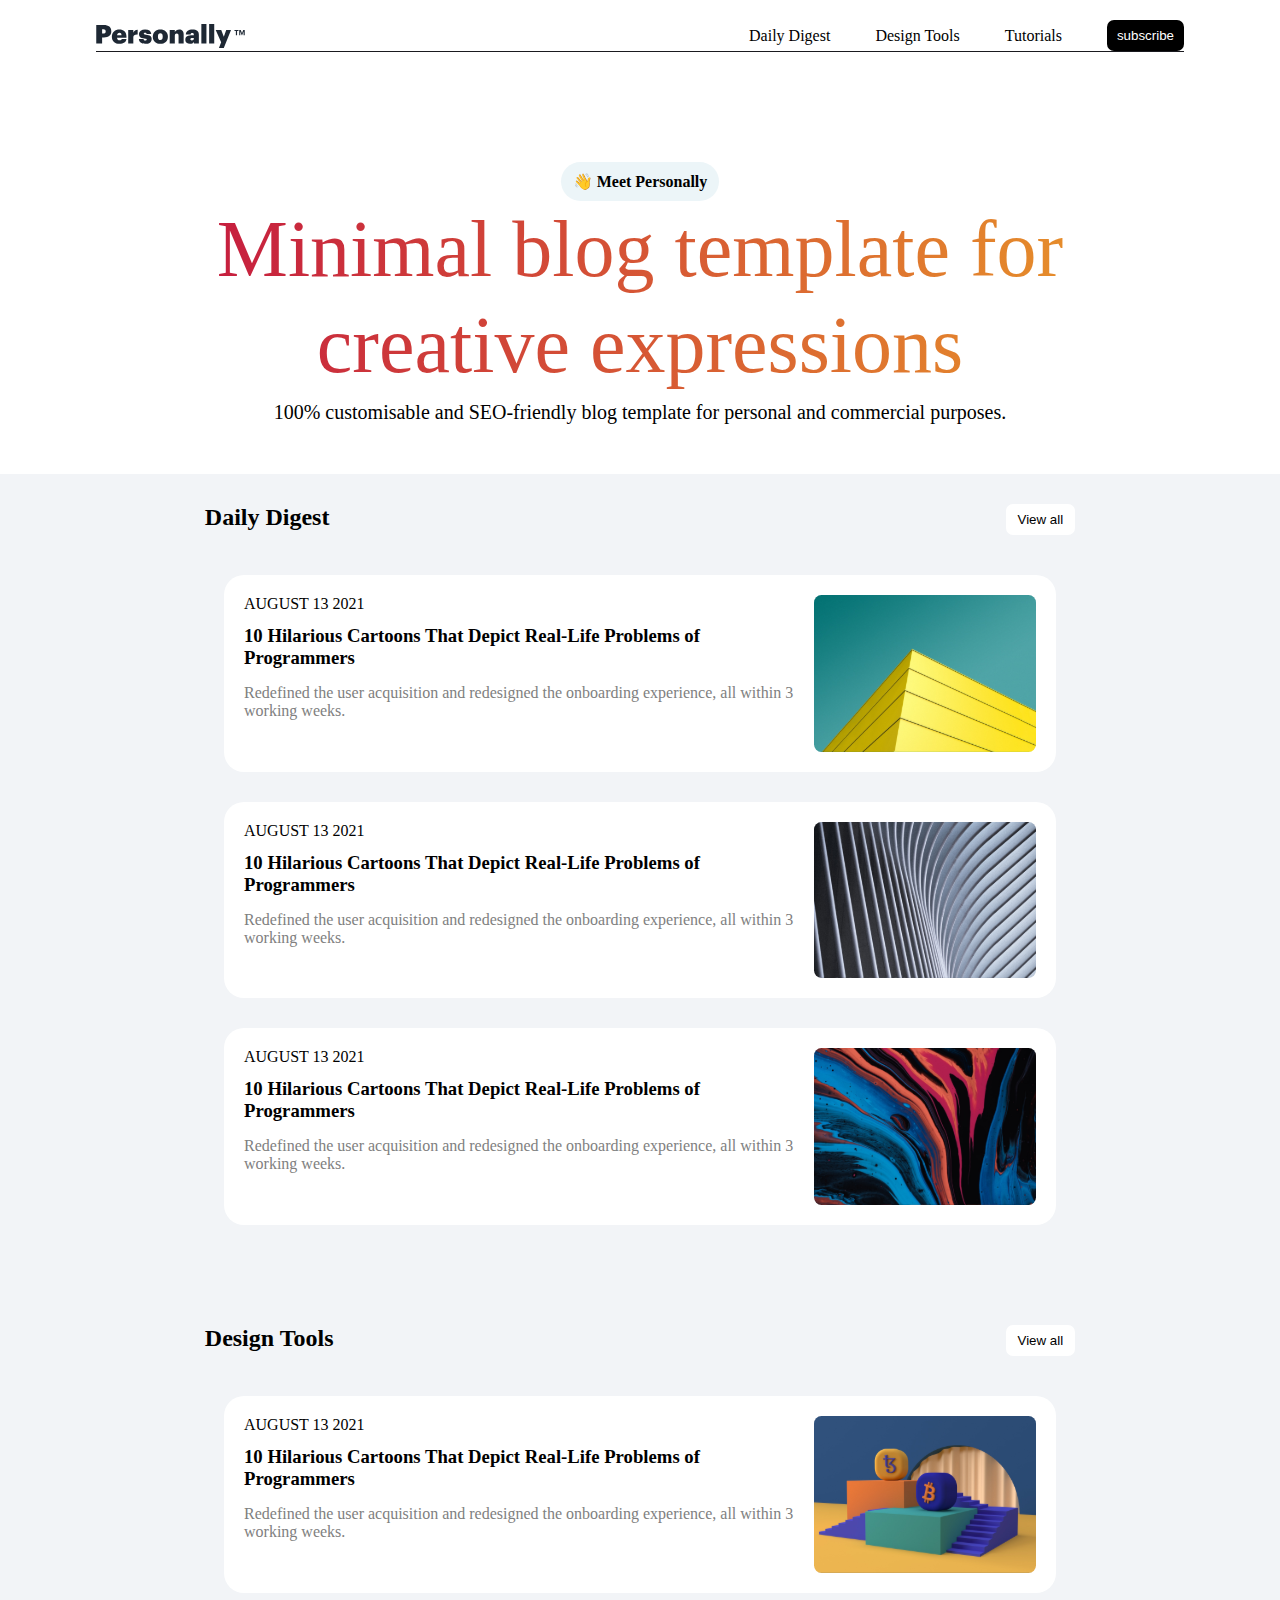
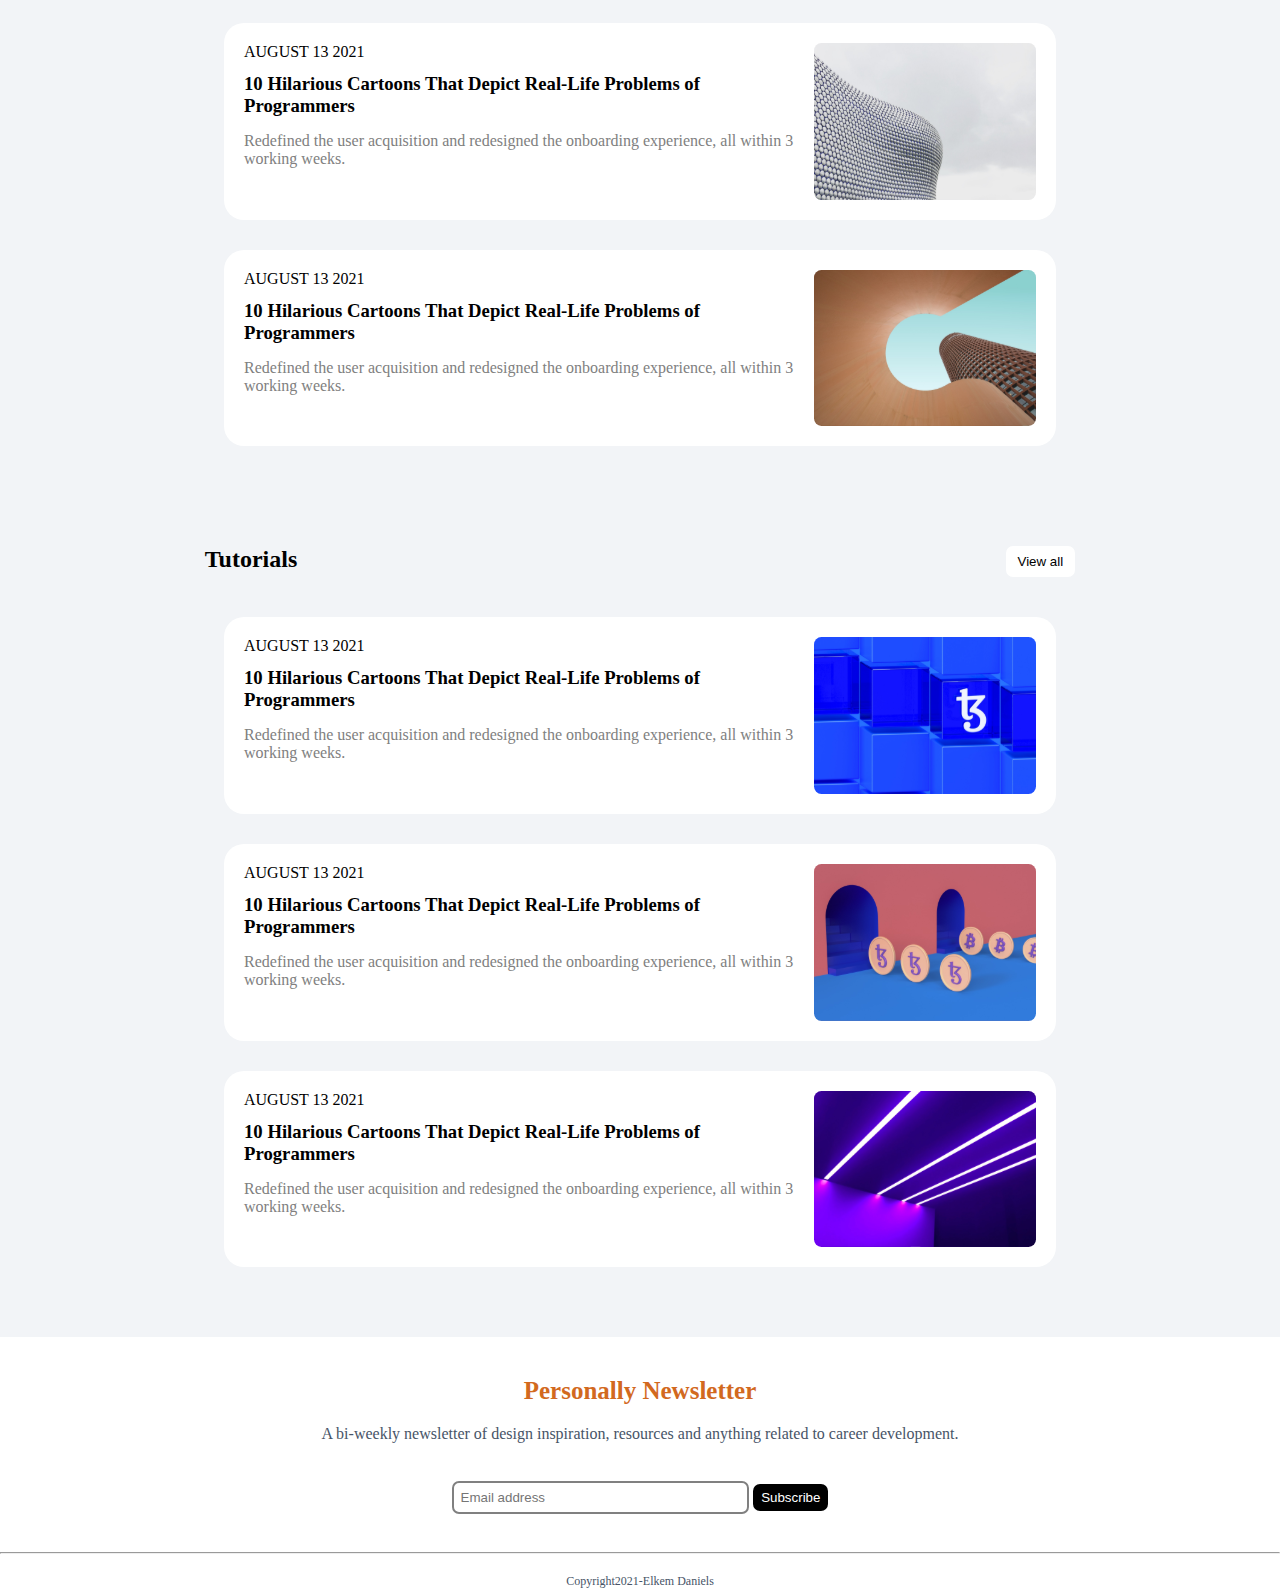
<file: index.html>
<!DOCTYPE html>
<html lang="en">
  <head>
    <meta charset="UTF-8" />
    <meta name="viewport" content="width=device-width, initial-scale=1.0" />
    <link rel="stylesheet" href="./Assets/CSS/index.css" />
    <link rel="stylesheet" href="https://cdnjs.cloudflare.com/ajax/libs/font-awesome/4.7.0/css/font-awesome.min.css">
    <title>Minimal-Blog Template</title>
  </head>
  <body>
    <section id="header-section">
      <header>
        <img src="./Assets/Images/personally-logo.svg" alt="Blog Logo" />
        <nav>
            <div class="hamburger">
               <img src="./Assets/Images/personally-logo.svg" alt="Blog Logo" />
              <i class="fa fa-bars" id="menu-icon"></i>
            </div>
          <ul id="nav-ul">
            <li>Daily Digest</li>
            <li>Design Tools</li>
            <li>Tutorials</li>
            <li>
              <button>subscribe</button>
            </li>
          </ul>
        </nav>
        
        
      </header>
      <!-- <div id="mobile-nav"> 
         <nav>
          <ul class="nav-bar">
            <li>Daily Digest</li>
            <li>Design Tools</li>
            <li>Tutorials</li>
            <li>
              <button>subscribe</button>
            </li>
          </ul>
            <ul id="nav-ul">
                <li>Daily Digest</li>
                <li>Design Tools</li>
                <li>Tutorials</li>
                <li><button>subscribe</button></li>
            </ul>
        </nav>
      </div> -->
    </section>
    <!-- Hero section -->
    <section id="hero-section">
      <div>
        <span>👋</span>
        <b>Meet Personally</b>
      </div>
      <span id="span"> Minimal blog template for creative expressions </span>
      <br />
      <p class="first-para">
        100% customisable and SEO-friendly blog template for personal and
        commercial purposes.
      </p>
    </section>
    <!-- blogs section -->
    <section class="blog-section">
      <div class="View-all">
        <h2>Daily Digest</h2>
        <button>View all</button>
      </div>
      <!-- blogs -->
      <div class="blogs-container">
        <div class="blog">
          <div class="blog-text">
            <span>AUGUST 13 2021</span>
            <h3>
              10 Hilarious Cartoons That Depict Real-Life Problems of
              Programmers
            </h3>
            <p>
              Redefined the user acquisition and redesigned the onboarding
              experience, all within 3 working weeks.
            </p>
          </div>
          <img src="./Assets/Images/BlogApp1.svg" class="blog-image" />
        </div>

        <div class="blog">
          <div class="blog-text">
            <span>AUGUST 13 2021</span>
            <h3>
              10 Hilarious Cartoons That Depict Real-Life Problems of
              Programmers
            </h3>
            <p>
              Redefined the user acquisition and redesigned the onboarding
              experience, all within 3 working weeks.
            </p>
          </div>
          <img
            src="./Assets/Images/BlogApp2.svg"
            alt="Blog App Image"
            class="blog-image"
          />
        </div>
        <div class="blog">
          <div class="blog-text">
            <span>AUGUST 13 2021</span>
            <h3>
              10 Hilarious Cartoons That Depict Real-Life Problems of
              Programmers
            </h3>
            <p>
              Redefined the user acquisition and redesigned the onboarding
              experience, all within 3 working weeks.
            </p>
          </div>
          <img src="./Assets/Images/BlogApp3.svg" alt="" class="blog-image" />
        </div>
      </div>
    </section>
    <!-- Blog Section 2-->
    <section class="blog-section">
      <div class="View-all">
        <h2>Design Tools</h2>
        <button>View all</button>
      </div>
      <!--Blogs -->
      <div class="blogs-container">
        <div class="blog">
          <div class="blog-text">
            <span>AUGUST 13 2021</span>
            <h3>
              10 Hilarious Cartoons That Depict Real-Life Problems of
              Programmers
            </h3>
            <p>
              Redefined the user acquisition and redesigned the onboarding
              experience, all within 3 working weeks.
            </p>
          </div>
          <img src="./Assets/Images/blogapp4.svg" alt="" class="blog-image" />
        </div>

        <div class="blog">
          <div class="blog-text">
            <span>AUGUST 13 2021</span>
            <h3>
              10 Hilarious Cartoons That Depict Real-Life Problems of
              Programmers
            </h3>
            <p>
              Redefined the user acquisition and redesigned the onboarding
              experience, all within 3 working weeks.
            </p>
          </div>
          <img src="./Assets/Images/BlopApp5.svg" alt="" class="blog-image" />
        </div>
        <div class="blog">
          <div class="blog-text">
            <span>AUGUST 13 2021</span>
            <h3>
              10 Hilarious Cartoons That Depict Real-Life Problems of
              Programmers
            </h3>
            <p>
              Redefined the user acquisition and redesigned the onboarding
              experience, all within 3 working weeks.
            </p>
          </div>
          <img src="./Assets/Images/blogapp6.svg" alt="" class="blog-image" />
        </div>
      </div>
    </section>
    <!-- Blog-section 3 -->
    <section class="blog-section">
      <div class="View-all">
        <h2>Tutorials</h2>
        <button>View all</button>
      </div>
      <!-- blogs -->
      <div class="blogs-container">
        <div class="blog">
          <div class="blog-text">
            <span>AUGUST 13 2021</span>
            <h3>
              10 Hilarious Cartoons That Depict Real-Life Problems of
              Programmers
            </h3>
            <p>
              Redefined the user acquisition and redesigned the onboarding
              experience, all within 3 working weeks.
            </p>
          </div>
          <img src="./Assets/Images/BlogApp7.svg" alt="" class="blog-image" />
        </div>

        <div class="blog">
          <div class="blog-text">
            <span>AUGUST 13 2021</span>
            <h3>
              10 Hilarious Cartoons That Depict Real-Life Problems of
              Programmers
            </h3>
            <p>
              Redefined the user acquisition and redesigned the onboarding
              experience, all within 3 working weeks.
            </p>
          </div>
          <img src="./Assets/Images/BlogApp8.svg" alt="" class="blog-image" />
        </div>

        <div class="blog">
          <div class="blog-text">
            <span>AUGUST 13 2021</span>
            <h3>
              10 Hilarious Cartoons That Depict Real-Life Problems of
              Programmers
            </h3>
            <p>
              Redefined the user acquisition and redesigned the onboarding
              experience, all within 3 working weeks.
            </p>
          </div>
          <img src="./Assets/Images/BlogApp9.svg" alt="" class="blog-image" />
        </div>
      </div>
    </section>
    <!-- footer -->
    <section id="footer">
      <h2>Personally Newsletter</h2>
      <p>
        A bi-weekly newsletter of design inspiration, resources and anything
        related to career development.
      </p>
      <form id="form">
        <label for="email"></label>
        <input type="text" placeholder="Email address" />
        <button class="button">Subscribe</button>
      </form>
      <hr />
      <p class="p2">Copyright2021-Elkem Daniels</p>
    </section>

  </body>
</html>
</file>
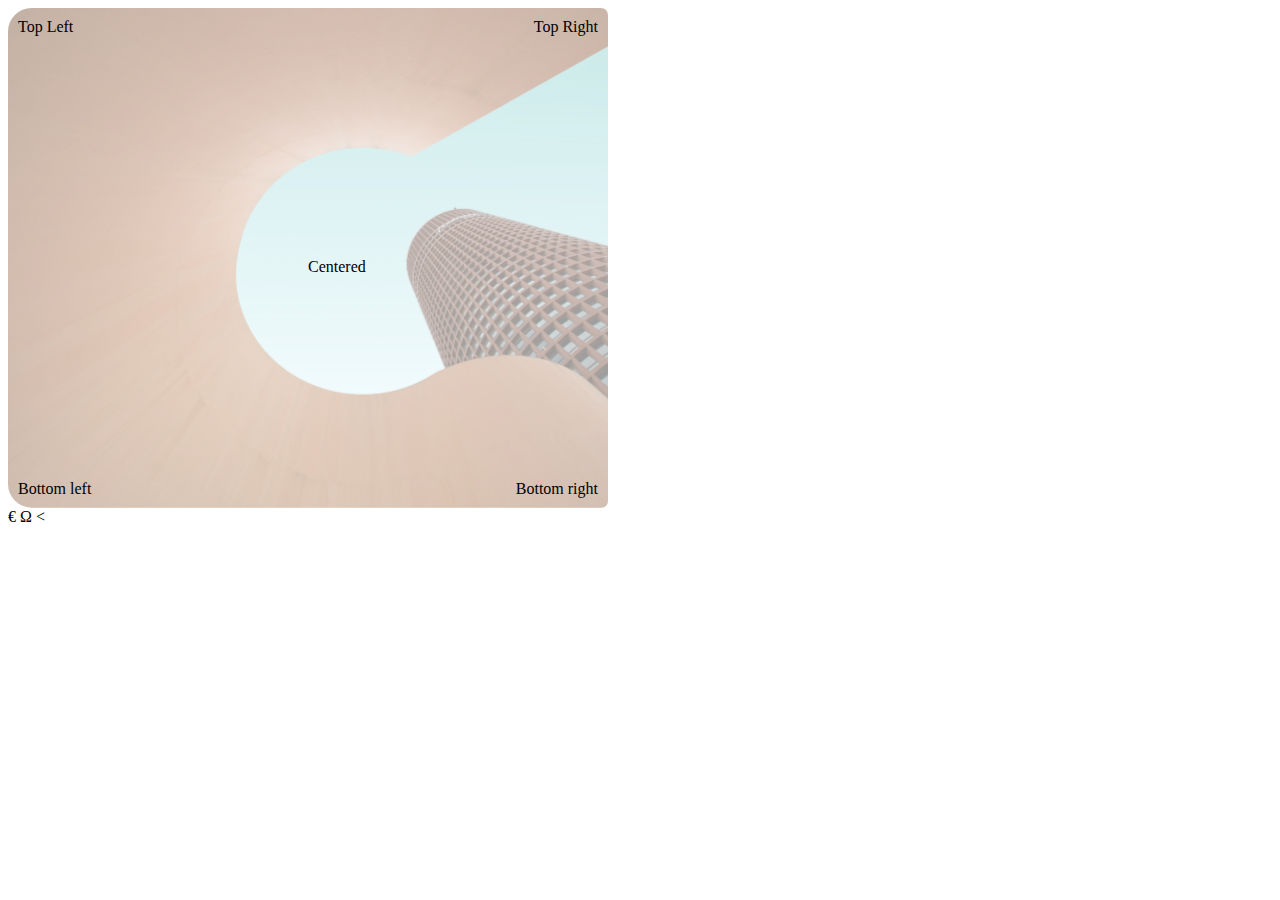
<file: positioning.html>
<!DOCTYPE html>
<html lang="en">
<head>
    <meta charset="UTF-8">
    <meta name="viewport" content="width=device-width, initial-scale=1.0">
    <title>Positioning</title>
    <link rel="stylesheet" href="positioning.css">
</head>
<body>

    <div id="container">
        <div class="samples-1"> Top Left</div>
        <div class="samples-2">Top Right</div>
        <div class="samples-3"> Centered</div>
        <div class="samples-4">Bottom left</div>
        <div class="samples-5">Bottom right</div>
    </div>

    <!-- named character references.
     &lt;p&gt;learning is fun&lt;/p&gt; <br>
    &lt;p&gt;learning is fun&lt;/p&gt; -->

    &#x20AC;
    &#x03A9;
    &#x3C;

    
</body>
</html>
</file>
<file: Assets/CSS/index.css>
* {
  margin: 0;
  padding: 0;
  box-sizing: border-box;
}
#header-section {
  width: 100%;
  background-color: white;
  padding: 20px 0;
}
header {
  display: flex;
  justify-content: space-between;
  align-items: center;
  width: 85%;
  border-bottom: 1px solid #1a1a1f;
  margin: auto;
}
#nav-ul {
  display: flex;
  justify-content: space-around;
  align-items: center;
  gap: 45px;
  list-style: none;
}
#nav-ul li button {
  background-color: black;
  color: white;
  border: none;
  padding: 8px 10px;
  cursor: pointer;
  border-radius: 7px;
}
.hamburger{
  display: none;
}
#hero-section {
  display: flex;
  flex-direction: column;
  width: 100%;
  align-items: center;
  padding: 50px;
}
#hero-section div {
  background-color: rgb(236, 245, 248);
  color: black;
  padding: 10px 12px;
  border-radius: 20px;
  margin-top: 40px;
}
#span {
  color: rgb(237, 101, 3);
  font-size: 80px;
  width: 90%;
  text-align: center;
  line-height: 1.2;
  /* background: linear-gradient(to right, yellow, green, blue); */
  background: linear-gradient(97.1deg, #C41740 4.8%, #EA9C28 100%);
  background-clip: text;
  -webkit-text-fill-color: transparent;
  -webkit-background-clip: text;
}
.first-para {
  margin-top: -10px;
  font-size: 20px;
}
/* blogs section */
.blog-section {
  background-color: #F2F4F7;
  padding: 30px 0px;
}

.View-all {
  width: 68%;
  margin: auto;
  display: flex;
  justify-content: space-between;
}
.View-all button {
  background-color: white;
  border: 0;
  border-radius: 7px;
  cursor: pointer;
  padding: 8px 12px;
}
.blogs-container {
  width: 65%;
  margin: 40px auto;
  display: flex;
  justify-content: space-evenly;
  gap: 30px;
  flex-direction: column;
}
.blog {
  padding: 20px;
  width: 100%;
  display: flex;
  background-color: white;
  justify-content: space-between;
  border-radius: 20px;
}
.blog-text {
  width: 70%;
}
.blog-text h3 {
  margin-top: 12px;
}
.blog-text p {
  margin-top: 15px;
  color: grey;
}
.blog-image {
  width: 28%;
}

#footer {
  background-color: white;
}
#footer h2 {
  color: chocolate;
  text-align: center;
  margin: 40px 0 20px 0;
  font-size: 25px;
}
#footer p {
  color: #475467;
  text-align: center;
}
.p2 {
  padding-top: 20px;
  padding-bottom: 7px;
  font-size: 12px;
}
#form {
  padding: 20px;
  text-align: center;
}
input {
  padding: 7px;
  width: 24%;
  border: 2px solid grey;
  border-radius: 7px;
  margin: 18px 0;
}
.button {
  background-color: black;
  color: white;
  padding: 6px 8px;
  border-radius: 7px;
  border: 0;
}

/* Responsive design  */
@media(max-width: 768px) {
  #menu-icon{
    /* display: block; */
    cursor: pointer;
    /* border: 10px solid red; */
  }
  

   #nav-ul{
    display: none;
    position: fixed;
    /* box-shadow: #EA9C28; */
    right: 0px;
    width: 70vw;
    height: 100vh;
    top: 0;
    background-color: #0000003f;
  }
  #nav-ul li:hover{
    color: #fff;
  }
/* .nav-bar{
    list-style: none;
    padding: 40px;
    width: 80px;
} */

.hamburger{
  display: block;
}
.hamburger:hover + #nav-ul, #nav-ul:hover{
  display: block;
  position: absolute;
  padding: 20px 12px;
  background-color: #000000a0;
  line-height: 2.5;
  gap: 20px;
  top: 30px;
  font-size: large;
  align-items: center;
  /* width: 100px; */
}
  #span{
    font-size: 40px;
  }
  .blogs-container{
    width: 80%;
    align-items: center;
  }
  .blog{
    width: 100%;
    flex-direction: column-reverse;
    gap: 20px;
  }
  .blog-texts{
    width: 100%;
  }
  .blog-image{
    width: 100%;
    padding: 0;
    height: 250px;
    object-fit: cover;
    border-radius: 8px;
  }
}
</file>
<file: positioning.css>
#container{
    background-image: url("./Assets/Images/blogapp6.svg");
    width: 600px;
    height: 500px;
    background-size: cover;
    background-repeat: no-repeat;
    position: relative;
    border-radius: 7px;
    background-blend-mode: color-dodge;
    background-color: rgba(255, 255, 255, 0.571)
}
.samples-1{
    position: absolute;
    left: 10px;
    top: 10px;
}
.samples-2{
    position: absolute;
    right: 10px;
    top: 10px;
}
.samples-3{
    position: absolute;
    left: 50%;
    top: 50%;
}
.samples-4{
    position: absolute;
    left: 10px;
    bottom: 10px;
}
.samples-5{
    position: absolute;
    right: 10px;
    bottom: 10px;
}
</file>
